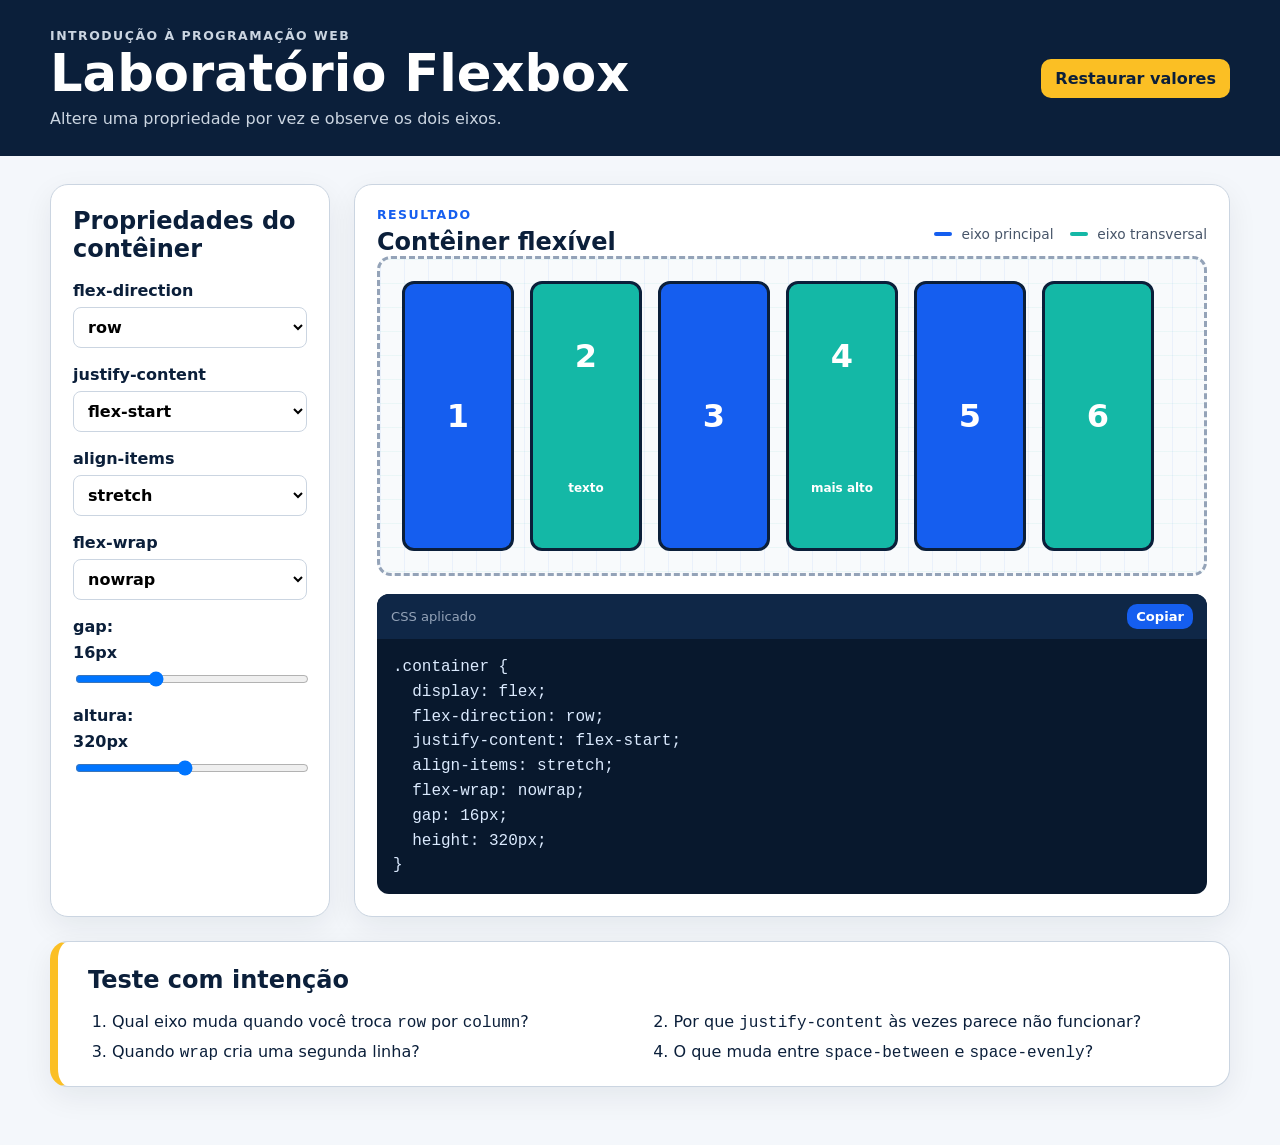
<file: materiais-flexbox/laboratorio/index.html>
<!doctype html>
<html lang="pt-BR">
<head>
  <meta charset="utf-8">
  <meta name="viewport" content="width=device-width, initial-scale=1">
  <title>Laboratório Flexbox</title>
  <link rel="stylesheet" href="style.css">
</head>
<body>
  <header class="topo">
    <div>
      <p class="etiqueta">Introdução à Programação Web</p>
      <h1>Laboratório Flexbox</h1>
      <p>Altere uma propriedade por vez e observe os dois eixos.</p>
    </div>
    <button id="resetar" type="button">Restaurar valores</button>
  </header>

  <main>
    <section class="controles" aria-labelledby="titulo-controles">
      <h2 id="titulo-controles">Propriedades do contêiner</h2>

      <label>flex-direction
        <select id="direction">
          <option>row</option>
          <option>row-reverse</option>
          <option>column</option>
          <option>column-reverse</option>
        </select>
      </label>

      <label>justify-content
        <select id="justify">
          <option>flex-start</option>
          <option>center</option>
          <option>flex-end</option>
          <option>space-between</option>
          <option>space-around</option>
          <option>space-evenly</option>
        </select>
      </label>

      <label>align-items
        <select id="align">
          <option>stretch</option>
          <option>flex-start</option>
          <option>center</option>
          <option>flex-end</option>
          <option>baseline</option>
        </select>
      </label>

      <label>flex-wrap
        <select id="wrap">
          <option>nowrap</option>
          <option>wrap</option>
          <option>wrap-reverse</option>
        </select>
      </label>

      <label>gap: <output id="gapValue">16px</output>
        <input id="gap" type="range" min="0" max="48" value="16">
      </label>

      <label>altura: <output id="heightValue">320px</output>
        <input id="height" type="range" min="180" max="480" step="20" value="320">
      </label>
    </section>

    <section class="area-experimento" aria-labelledby="titulo-resultado">
      <div class="cabecalho-resultado">
        <div>
          <p class="etiqueta">Resultado</p>
          <h2 id="titulo-resultado">Contêiner flexível</h2>
        </div>
        <p><span class="legenda principal"></span> eixo principal <span class="legenda transversal"></span> eixo transversal</p>
      </div>

      <div id="palco" class="palco">
        <article class="item item-1">1</article>
        <article class="item item-2">2<br><small>texto</small></article>
        <article class="item item-3">3</article>
        <article class="item item-4">4<br><small>mais alto</small></article>
        <article class="item item-5">5</article>
        <article class="item item-6">6</article>
      </div>

      <div class="codigo" aria-live="polite">
        <div class="codigo-topo"><span>CSS aplicado</span><button id="copiar" type="button">Copiar</button></div>
        <pre><code id="codigo"></code></pre>
      </div>
    </section>

    <section class="perguntas">
      <h2>Teste com intenção</h2>
      <ol>
        <li>Qual eixo muda quando você troca <code>row</code> por <code>column</code>?</li>
        <li>Por que <code>justify-content</code> às vezes parece não funcionar?</li>
        <li>Quando <code>wrap</code> cria uma segunda linha?</li>
        <li>O que muda entre <code>space-between</code> e <code>space-evenly</code>?</li>
      </ol>
    </section>
  </main>

  <script src="script.js"></script>
</body>
</html>
</file>
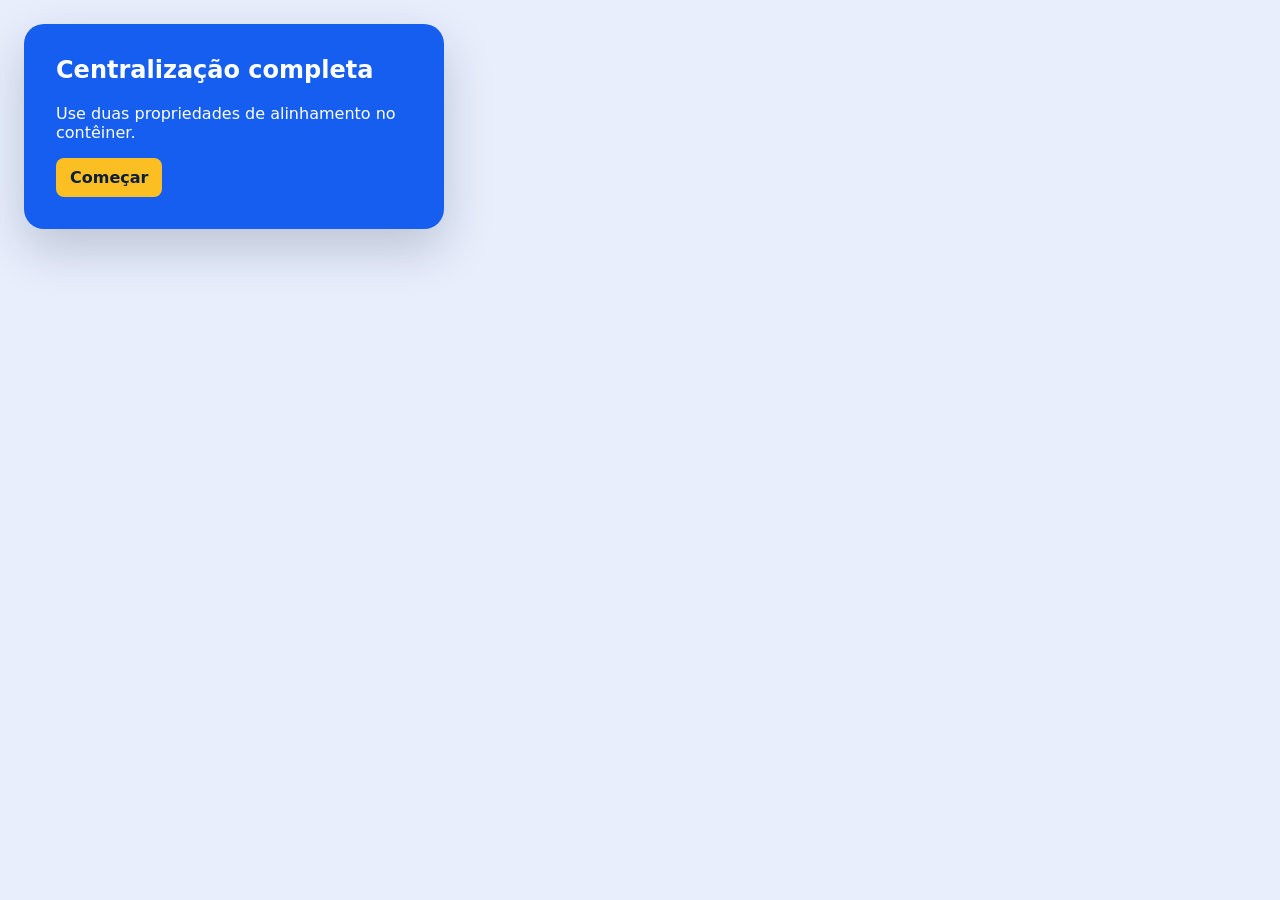
<file: materiais-flexbox/praticas/01-centralizacao/desafio.html>
<!doctype html>
<html lang="pt-BR">
<head>
  <meta charset="utf-8">
  <meta name="viewport" content="width=device-width, initial-scale=1">
  <title>Prática 1 - Centralização</title>
  <style>
    * { box-sizing: border-box; }
    body { margin: 0; font-family: system-ui, sans-serif; background: #e8eefc; }
    .palco {
      min-height: 100vh;
      padding: 24px;
      /* TODO 1: transforme este elemento em contêiner flexível. */
      /* TODO 2: centralize o cartão no eixo principal. */
      /* TODO 3: centralize o cartão no eixo transversal. */
    }
    .cartao { width: min(420px, 100%); padding: 32px; border-radius: 20px; color: white; background: #155eef; box-shadow: 0 20px 50px #0b1f3a33; }
    h1 { margin-top: 0; }
    a { display: inline-block; padding: 10px 14px; border-radius: 8px; color: #0b1f3a; background: #fbbf24; font-weight: 750; text-decoration: none; }
  </style>
</head>
<body>
  <main class="palco">
    <section class="cartao">
      <h1>Centralização completa</h1>
      <p>Use duas propriedades de alinhamento no contêiner.</p>
      <a href="#">Começar</a>
    </section>
  </main>
</body>
</html>
</file>
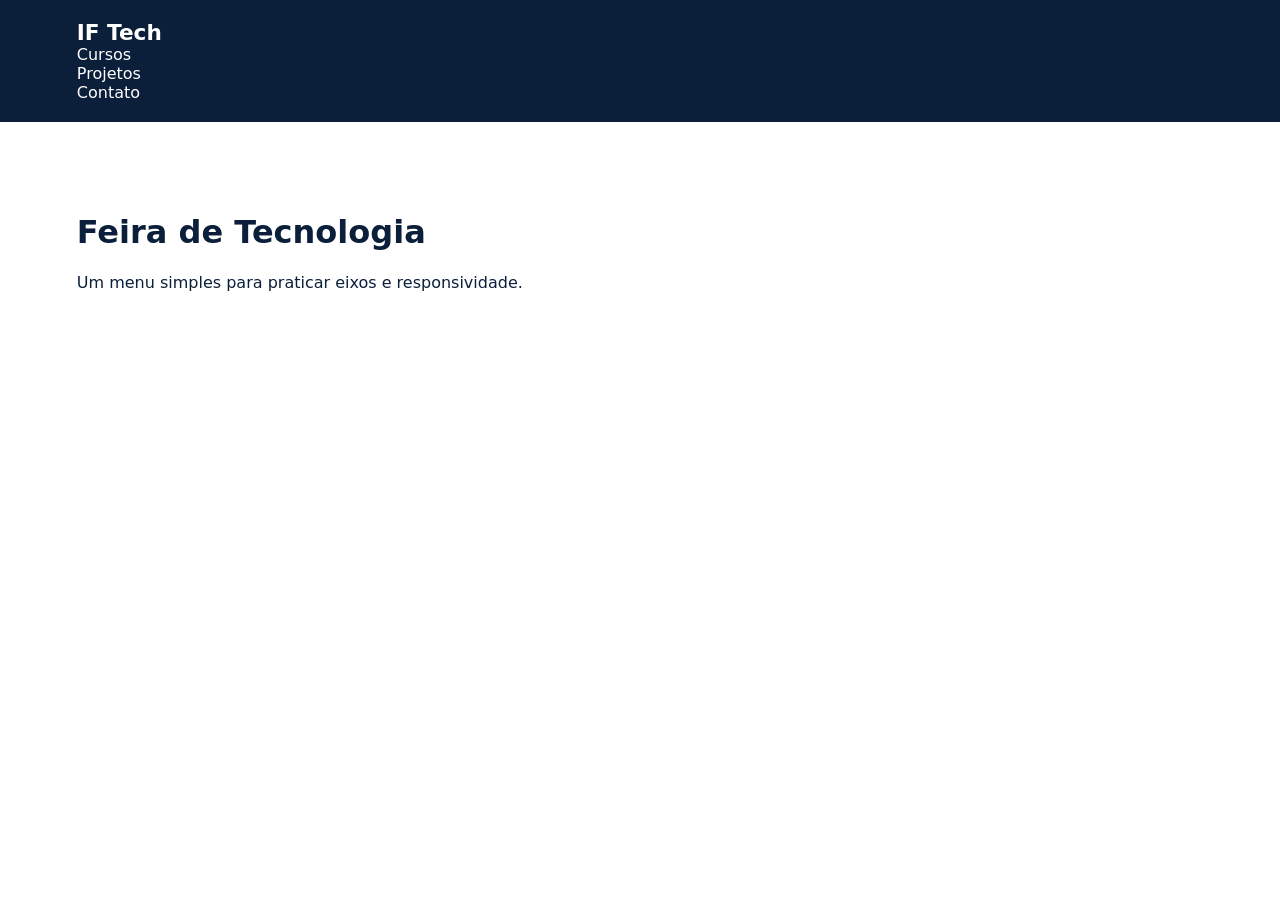
<file: materiais-flexbox/praticas/02-menu-responsivo/desafio.html>
<!doctype html>
<html lang="pt-BR">
<head>
  <meta charset="utf-8">
  <meta name="viewport" content="width=device-width, initial-scale=1">
  <title>Prática 2 - Menu responsivo</title>
  <style>
    * { box-sizing: border-box; }
    body { margin: 0; font-family: system-ui, sans-serif; color: #0b1f3a; }
    .topo { padding: 20px 6vw; background: #0b1f3a; color: white; /* TODO: display, alinhamento e espaço entre marca e menu */ }
    .marca { font-size: 1.35rem; font-weight: 850; }
    .menu { margin: 0; padding: 0; list-style: none; /* TODO: coloque os links em linha e crie gap */ }
    .menu a { color: white; text-decoration: none; }
    main { padding: 70px 6vw; }
    @media (max-width: 620px) {
      .topo { /* TODO: mude o eixo principal para coluna e alinhe no início */ }
      .menu { /* TODO: permita quebra de linha */ }
    }
  </style>
</head>
<body>
  <header class="topo">
    <div class="marca">IF Tech</div>
    <nav aria-label="Principal"><ul class="menu"><li><a href="#">Cursos</a></li><li><a href="#">Projetos</a></li><li><a href="#">Contato</a></li></ul></nav>
  </header>
  <main><h1>Feira de Tecnologia</h1><p>Um menu simples para praticar eixos e responsividade.</p></main>
</body>
</html>
</file>
<file: materiais-flexbox/laboratorio/style.css>
:root {
  color-scheme: light;
  font-family: Inter, system-ui, -apple-system, BlinkMacSystemFont, "Segoe UI", sans-serif;
  --azul: #155eef;
  --azul-escuro: #0b1f3a;
  --ciano: #14b8a6;
  --amarelo: #fbbf24;
  --fundo: #f4f7fb;
  --borda: #cbd5e1;
}

* { box-sizing: border-box; }

body {
  margin: 0;
  color: var(--azul-escuro);
  background: var(--fundo);
}

button, select, input { font: inherit; }

.topo {
  display: flex;
  justify-content: space-between;
  align-items: center;
  gap: 24px;
  padding: 28px max(24px, calc((100vw - 1180px) / 2));
  color: white;
  background: var(--azul-escuro);
}

h1, h2, p { margin-top: 0; }
h1 { margin-bottom: 6px; font-size: clamp(2rem, 4vw, 3.2rem); }
h2 { margin-bottom: 18px; }
.topo p { margin-bottom: 0; color: #cbd5e1; }
.etiqueta { margin-bottom: 6px; color: var(--azul); font-size: .78rem; font-weight: 800; letter-spacing: .12em; text-transform: uppercase; }

button {
  border: 0;
  border-radius: 10px;
  padding: 10px 14px;
  cursor: pointer;
  font-weight: 750;
}

#resetar { color: var(--azul-escuro); background: var(--amarelo); }

main {
  display: grid;
  grid-template-columns: 280px minmax(0, 1fr);
  gap: 24px;
  width: min(1180px, calc(100% - 48px));
  margin: 28px auto 60px;
}

.controles, .area-experimento, .perguntas {
  border: 1px solid var(--borda);
  border-radius: 18px;
  background: white;
  box-shadow: 0 10px 30px rgba(15, 23, 42, .07);
}

.controles { padding: 22px; }
.controles label { display: grid; gap: 7px; margin-bottom: 17px; font-weight: 750; }
select, input { width: 100%; }
select { border: 1px solid var(--borda); border-radius: 8px; padding: 9px 10px; background: white; }

.area-experimento { min-width: 0; padding: 22px; }
.cabecalho-resultado { display: flex; justify-content: space-between; align-items: end; gap: 18px; }
.cabecalho-resultado h2 { margin-bottom: 0; }
.cabecalho-resultado > p { color: #475569; font-size: .86rem; }
.legenda { display: inline-block; width: 18px; height: 4px; margin: 0 5px 3px 12px; border-radius: 99px; }
.legenda.principal { background: var(--azul); }
.legenda.transversal { background: var(--ciano); }

.palco {
  position: relative;
  display: flex;
  flex-direction: row;
  justify-content: flex-start;
  align-items: stretch;
  flex-wrap: nowrap;
  gap: 16px;
  min-width: 0;
  height: 320px;
  overflow: auto;
  border: 3px dashed #94a3b8;
  border-radius: 14px;
  padding: 22px;
  background:
    linear-gradient(90deg, rgba(21,94,239,.06) 1px, transparent 1px),
    linear-gradient(rgba(20,184,166,.06) 1px, transparent 1px),
    #f8fafc;
  background-size: 24px 24px;
}

.item {
  display: grid;
  place-items: center;
  flex: 0 0 112px;
  min-height: 72px;
  border: 3px solid #0b1f3a;
  border-radius: 12px;
  color: white;
  background: var(--azul);
  font-size: 2rem;
  font-weight: 850;
  text-align: center;
}

.item:nth-child(even) { background: var(--ciano); }
.item-2 { min-height: 105px; }
.item-4 { min-height: 145px; }
.item small { font-size: .75rem; font-weight: 650; }

.codigo { margin-top: 18px; overflow: hidden; border-radius: 12px; color: #dbeafe; background: #08182d; }
.codigo-topo { display: flex; justify-content: space-between; align-items: center; padding: 10px 14px; color: #94a3b8; background: #0f2747; font-size: .82rem; }
#copiar { padding: 5px 9px; color: white; background: #155eef; }
pre { margin: 0; padding: 16px; overflow-x: auto; font-size: 1rem; line-height: 1.55; }

.perguntas { grid-column: 1 / -1; padding: 24px 30px; border-left: 8px solid var(--amarelo); }
.perguntas ol { display: grid; grid-template-columns: repeat(2, minmax(0, 1fr)); gap: 10px 36px; margin-bottom: 0; padding-left: 24px; }
code { font-family: "Source Code Pro", ui-monospace, SFMono-Regular, Consolas, monospace; }

@media (max-width: 800px) {
  .topo { align-items: flex-start; }
  main { grid-template-columns: 1fr; width: min(100% - 28px, 680px); }
  .cabecalho-resultado { align-items: flex-start; flex-direction: column; }
  .perguntas { grid-column: auto; }
  .perguntas ol { grid-template-columns: 1fr; }
}
</file>
